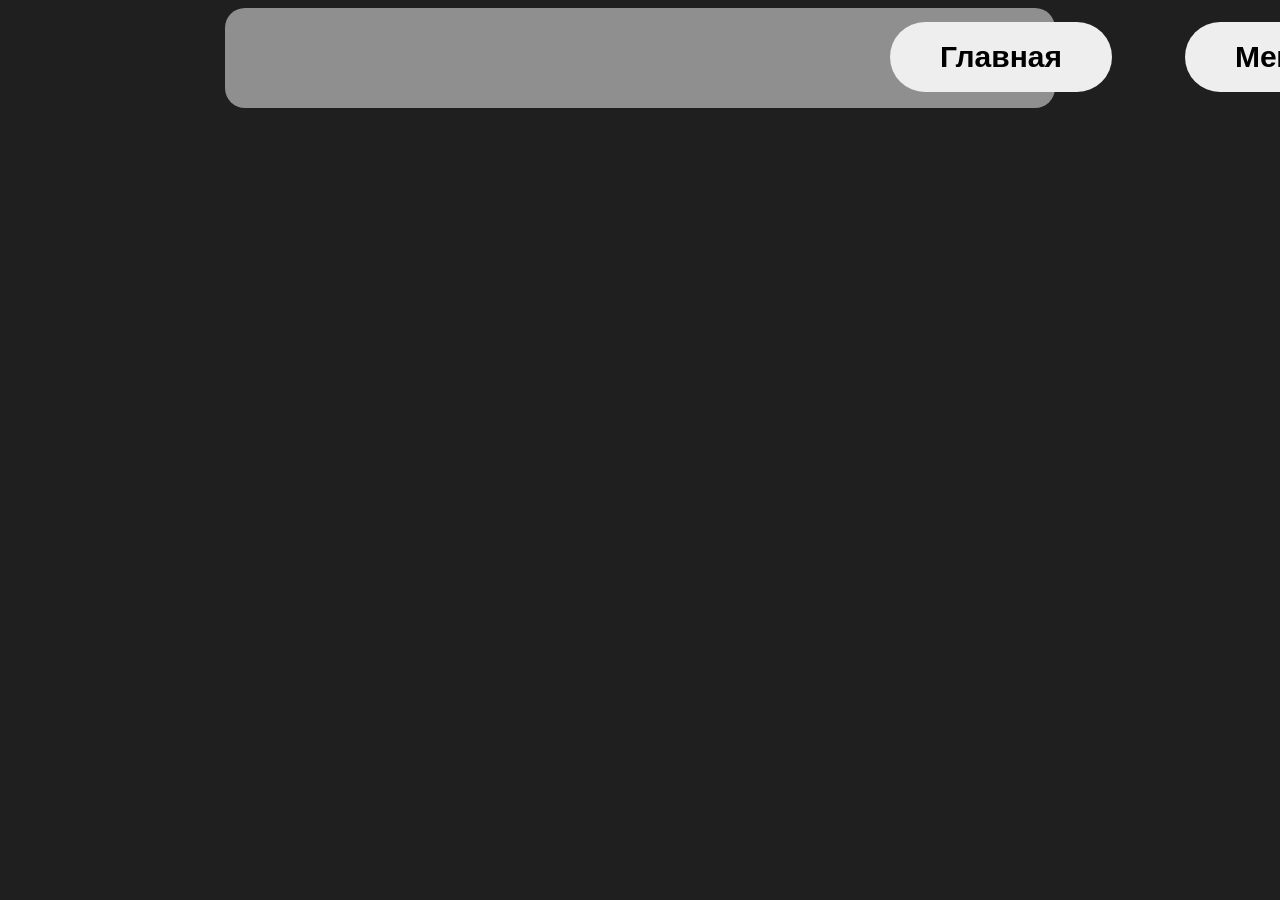
<file: asdasd.html>
<!DOCTYPE html>
<html lang="en">
<head>
    <meta charset="UTF-8">
    <meta name="viewport" content="width=device-width, initial-scale=1.0">
    <title>Document</title>
</head>
<body style="background-color: rgb(31, 31, 31);">
<!-- HTML -->
<div class="square"></div>

<!-- CSS -->
<style>
  .square {
    border-radius: 20px;
    margin: 0 auto;
    width: 830px;      /* Ширина */
    height: 100px;     /* Высота (такая же, как ширина) */
    background: rgb(143, 143, 143);   /* Цвет квадрата */
  }
</style>

<style>
  /* Этот блок отвечает за эффект при наведении */
  .main-link:hover {
    transform: scale(1.1); /* Увеличение на 10% */
    background-color: #ddd !important; /* Немного затемняем фон для наглядности */
  }
</style>

<a href="./index2.html" class="main-link" style="
  display: inline-block;
  text-decoration: none;
  text-align: center;
  position: absolute; 
  top: 22px; 
  left: 890px; 
  font-size: 30px; 
  border-radius: 50px; 
  background-color: #eee; 
  color: black;
  padding: 20px 50px;
  font-family: 'Geologica', sans-serif !important;
  font-weight: 700; 
  line-height: 1;
  /* Добавляем плавность анимации */
  transition: transform 0.3s ease, background-color 0.3s ease;
">
  Главная
</a>

<style>
  /* Этот блок отвечает за эффект при наведении */
  .meme-link:hover {
    transform: scale(1.1); /* Увеличение на 10% */
    background-color: #ddd !important; /* Немного затемняем фон для наглядности */
  }
</style>

<a href="./index2.html" class="meme-link" style="
  display: inline-block;
  text-decoration: none;
  text-align: center;
  position: absolute; 
  top: 22px; 
  left: 1185px; 
  font-size: 30px; 
  border-radius: 50px; 
  background-color: #eee; 
  color: black;
  padding: 20px 50px;
  font-family: 'Geologica', sans-serif !important;
  font-weight: 700; 
  line-height: 1;
  /* Добавляем плавность анимации */
  transition: transform 0.3s ease, background-color 0.3s ease;
">
  Мемы
</a>

<style>
  /* Этот блок отвечает за эффект при наведении */
  .links-link:hover {
    transform: scale(1.1); /* Увеличение на 10% */
    background-color: #ddd !important; /* Немного затемняем фон для наглядности */
  }
</style>

<a href="./index2.html" class="links-link" style="
  display: inline-block;
  text-decoration: none;
  text-align: center;
  position: absolute; 
  top: 22px; 
  left: 1450px; 
  font-size: 30px; 
  border-radius: 50px; 
  background-color: #eee; 
  color: black;
  padding: 20px 50px;
  font-family: 'Geologica', sans-serif !important;
  font-weight: 700; 
  line-height: 1;
  /* Добавляем плавность анимации */
  transition: transform 0.3s ease, background-color 0.3s ease;
">
  Ссылки
</a>

</body>
</html>
</file>
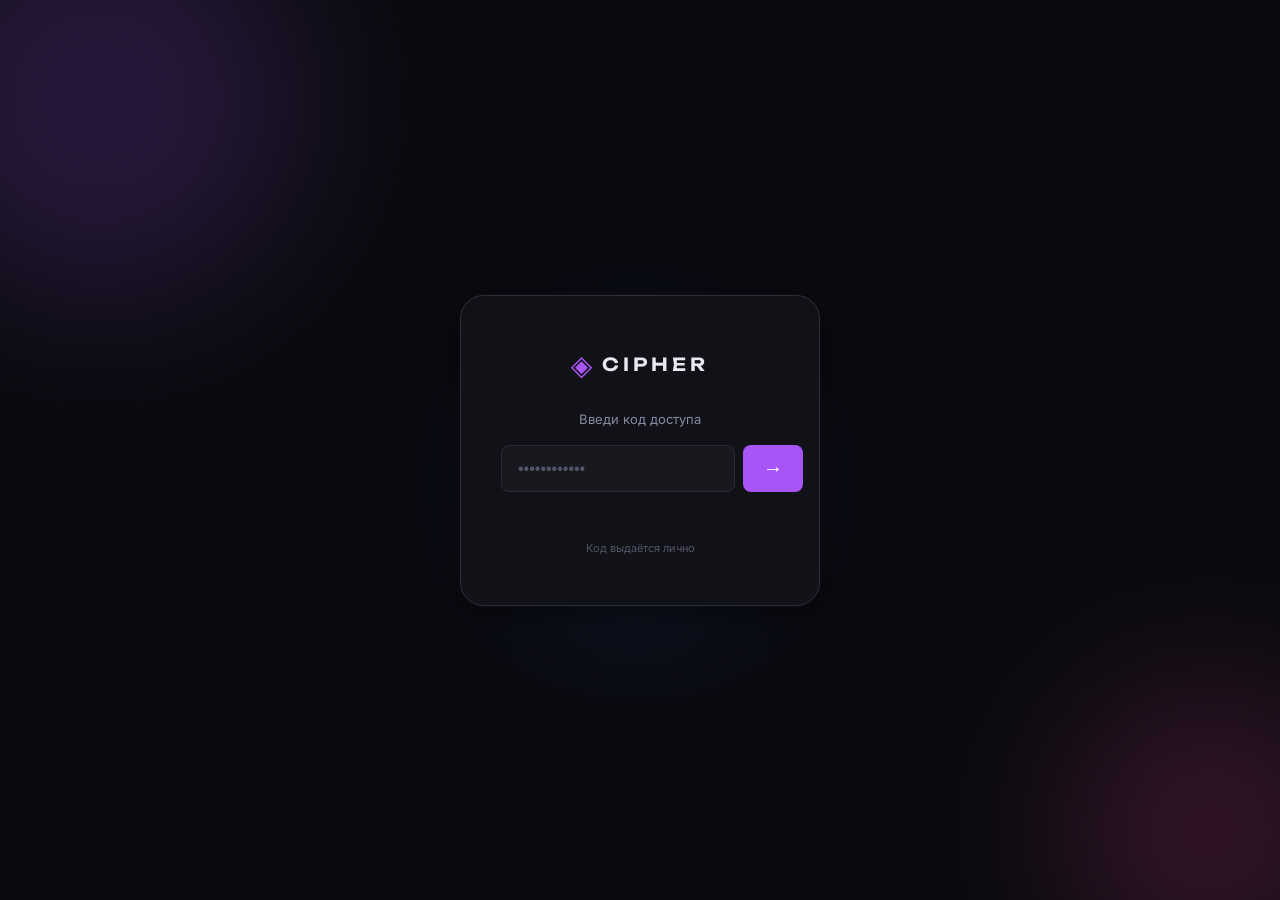
<file: chat.html>
<!DOCTYPE html>
<html lang="ru">
<head>
  <meta charset="UTF-8" />
  <meta name="viewport" content="width=device-width, initial-scale=1.0" />
  <title>Личный чат</title>
  <link rel="preconnect" href="https://fonts.googleapis.com" />
  <link href="https://fonts.googleapis.com/css2?family=Unbounded:wght@300;400;600&family=Inter:wght@300;400;500&display=swap" rel="stylesheet" />
  <link rel="stylesheet" href="chat.css" />
</head>
<body>

<!-- AUTH SCREEN -->
<div id="auth-screen" class="auth-screen">
  <div class="auth-bg">
    <div class="auth-orb orb1"></div>
    <div class="auth-orb orb2"></div>
    <div class="auth-orb orb3"></div>
  </div>
  <div class="auth-card">
    <div class="auth-logo">
      <div class="logo-icon">◈</div>
      <span class="logo-text">CIPHER</span>
    </div>
    <p class="auth-sub">Введи код доступа</p>
    <div class="code-inputs">
      <input type="password" id="code-input" class="code-field" placeholder="••••••••••••" maxlength="32" autocomplete="off" />
      <button class="enter-btn" onclick="Auth.login()">→</button>
    </div>
    <div id="auth-error" class="auth-error"></div>
    <p class="auth-hint">Код выдаётся лично</p>
  </div>
</div>

<!-- MAIN CHAT APP -->
<div id="app" class="app hidden">

  <!-- SIDEBAR -->
  <aside class="sidebar" id="sidebar">
    <div class="sidebar-header">
      <div class="sidebar-logo">◈ CIPHER</div>
      <button class="sidebar-close" onclick="UI.toggleSidebar()">✕</button>
    </div>

    <!-- Profile card -->
    <div class="profile-card" id="profile-card">
      <div class="avatar-wrap">
        <div class="avatar" id="sidebar-avatar" onclick="UI.openProfileEditor()">
          <span id="sidebar-avatar-text">?</span>
          <img id="sidebar-avatar-img" class="hidden" />
          <div class="avatar-overlay">✎</div>
        </div>
        <div class="status-dot" id="my-status-dot"></div>
      </div>
      <div class="profile-info">
        <div class="profile-name" id="sidebar-name">Загрузка...</div>
        <div class="profile-bio" id="sidebar-bio">Нет статуса</div>
      </div>
      <button class="edit-profile-btn" onclick="UI.openProfileEditor()">✎</button>
    </div>

    <!-- Nav tabs -->
    <nav class="sidebar-nav">
      <button class="nav-btn active" data-tab="chat" onclick="UI.switchTab('chat')">
        <span class="nav-icon">💬</span><span>Чат</span>
      </button>
      <button class="nav-btn" data-tab="media" onclick="UI.switchTab('media')">
        <span class="nav-icon">🖼</span><span>Медиа</span>
      </button>
      <button class="nav-btn" data-tab="music" onclick="UI.switchTab('music')">
        <span class="nav-icon">🎵</span><span>Музыка</span>
      </button>
      <button class="nav-btn" data-tab="files" onclick="UI.switchTab('files')">
        <span class="nav-icon">📁</span><span>Файлы</span>
      </button>
    </nav>

    <div class="sidebar-footer">
      <button class="logout-btn" onclick="Auth.logout()">Выйти</button>
    </div>
  </aside>

  <!-- MAIN AREA -->
  <main class="main">

    <!-- TOP BAR -->
    <header class="topbar">
      <button class="menu-btn" onclick="UI.toggleSidebar()">☰</button>
      <div class="topbar-info">
        <div class="topbar-name" id="topbar-name">Чат</div>
        <div class="topbar-status" id="partner-status">● Загрузка...</div>
      </div>
      <div class="topbar-avatar">
        <div class="t-avatar" id="topbar-avatar">?</div>
      </div>
    </header>

    <!-- TABS CONTENT -->

    <!-- CHAT TAB -->
    <div id="tab-chat" class="tab-content active">
      <div class="messages-area" id="messages-area">
        <div class="messages-inner" id="messages-inner">
          <!-- messages rendered here -->
        </div>
      </div>

      <!-- INPUT BAR -->
      <div class="input-bar">
        <button class="attach-btn" onclick="UI.openAttach()" title="Прикрепить файл">📎</button>
        <input type="file" id="file-input" class="hidden" onchange="Chat.handleFile(this)" multiple accept="*/*" />
        <div class="text-input-wrap">
          <textarea id="msg-input" class="msg-input" placeholder="Сообщение..." rows="1"
            onkeydown="Chat.onKey(event)" oninput="UI.autoResize(this)"></textarea>
        </div>
        <button class="voice-btn" id="voice-btn"
          onmousedown="Voice.startCircle(event)" onmouseup="Voice.stopCircle()"
          ontouchstart="Voice.startCircle(event)" ontouchend="Voice.stopCircle()"
          title="Удержи для видеокружка">⬤</button>
        <button class="audio-btn" id="audio-btn"
          onmousedown="Voice.startAudio(event)" onmouseup="Voice.stopAudio()"
          ontouchstart="Voice.startAudio(event)" ontouchend="Voice.stopAudio()"
          title="Удержи для голосового">🎤</button>
        <button class="send-btn" onclick="Chat.sendText()">➤</button>
      </div>
    </div>

    <!-- MEDIA TAB -->
    <div id="tab-media" class="tab-content">
      <div class="gallery-header">Фотографии и видео</div>
      <div class="media-grid" id="media-grid"></div>
    </div>

    <!-- MUSIC TAB -->
    <div id="tab-music" class="tab-content">
      <div class="gallery-header">Аудиофайлы</div>
      <div class="music-list" id="music-list"></div>
    </div>

    <!-- FILES TAB -->
    <div id="tab-files" class="tab-content">
      <div class="gallery-header">Все файлы</div>
      <div class="files-list" id="files-list"></div>
    </div>

  </main>
</div>

<!-- PROFILE EDITOR MODAL -->
<div id="profile-modal" class="modal hidden">
  <div class="modal-backdrop" onclick="UI.closeProfileEditor()"></div>
  <div class="modal-card">
    <div class="modal-title">Профиль</div>
    <div class="modal-avatar-wrap">
      <div class="modal-avatar" id="modal-avatar" onclick="document.getElementById('avatar-file').click()">
        <span id="modal-avatar-text">?</span>
        <img id="modal-avatar-img" class="hidden" />
        <div class="avatar-overlay">📷</div>
      </div>
      <input type="file" id="avatar-file" class="hidden" accept="image/*" onchange="Profile.changeAvatar(this)" />
    </div>
    <label class="modal-label">Имя</label>
    <input type="text" id="profile-name-input" class="modal-input" placeholder="Твоё имя" maxlength="24" />
    <label class="modal-label">Статус</label>
    <input type="text" id="profile-bio-input" class="modal-input" placeholder="Что у тебя нового?" maxlength="60" />
    <label class="modal-label">Цвет акцента</label>
    <div class="color-row">
      <input type="color" id="accent-color" value="#a855f7" onchange="Profile.previewAccent(this.value)" />
      <span class="color-preview" id="color-preview-text">#a855f7</span>
    </div>
    <div class="modal-btns">
      <button class="modal-cancel" onclick="UI.closeProfileEditor()">Отмена</button>
      <button class="modal-save" onclick="Profile.save()">Сохранить</button>
    </div>
  </div>
</div>

<!-- MEDIA LIGHTBOX -->
<div id="lightbox" class="lightbox hidden" onclick="UI.closeLightbox()">
  <div class="lightbox-close">✕</div>
  <img id="lightbox-img" class="lightbox-img" />
  <video id="lightbox-video" class="lightbox-img" controls></video>
</div>

<!-- RECORDING INDICATOR -->
<div id="recording-indicator" class="recording-indicator hidden">
  <div class="rec-dot"></div>
  <span id="rec-label">Запись...</span>
  <span id="rec-timer">0:00</span>
</div>

<!-- Toast -->
<div id="toast" class="toast hidden"></div>

<script src="config.js"></script>
<script src="auth.js"></script>
<script src="chat.js"></script>
</body>
</html>
</file>
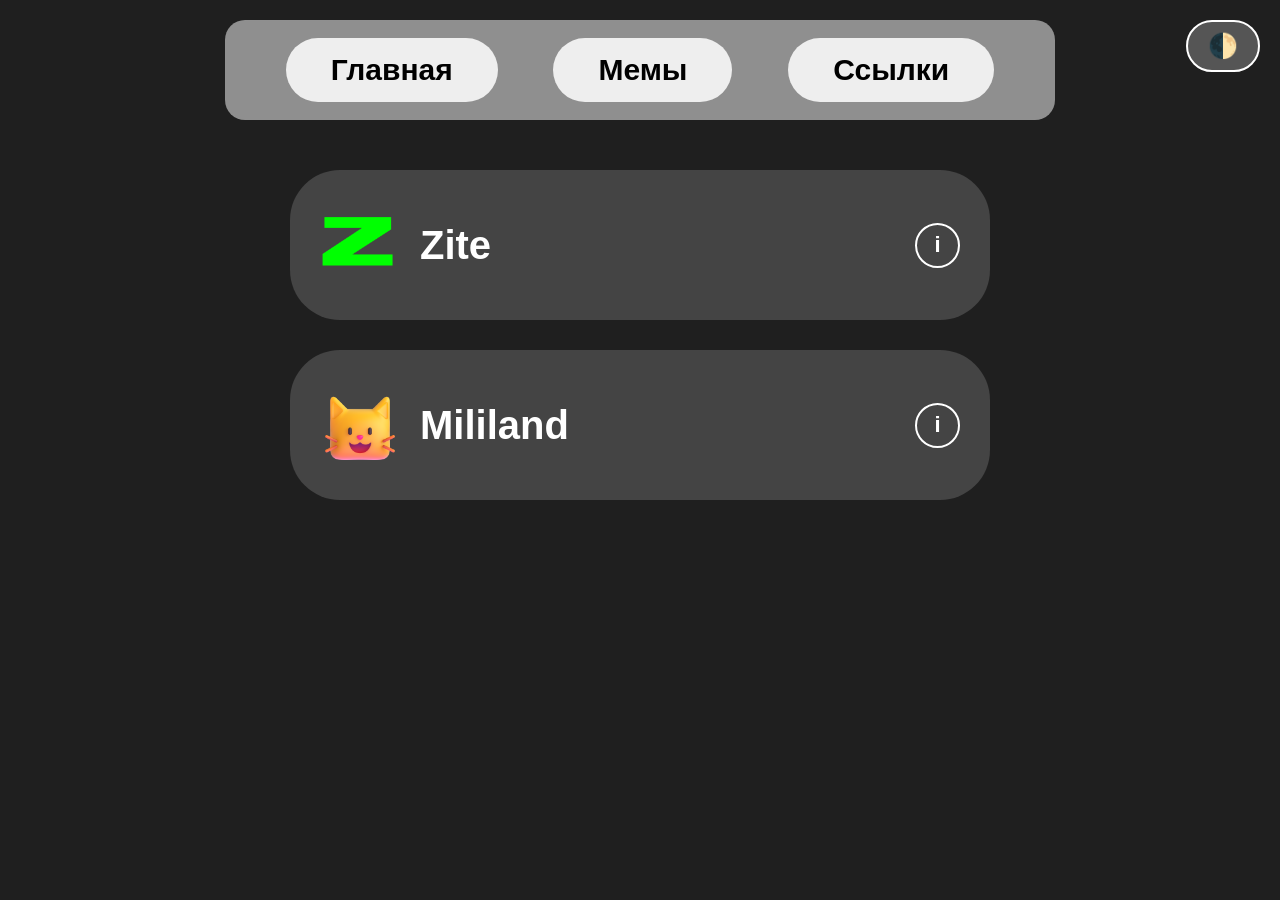
<file: inf_me.html>
<!DOCTYPE html>
<html lang="en">
<head>
    <meta charset="UTF-8">
    <meta name="viewport" content="width=device-width, initial-scale=1.0">
    <title>Jaba - Мои проекты</title>
    
    
    <style>
        * {
            box-sizing: border-box;
        }

        body {
            background-color: rgb(31, 31, 31);
            font-family: 'Geologica', sans-serif;
            margin: 0;
            padding-bottom: 50px;
            color: white;
            transition: background-color 0.3s, color 0.3s;
        }

        body.light-theme {
            background-color: #f5f5f5;
            color: #333;
        }

        .theme-toggle {
            position: fixed;
            top: 20px;
            right: 20px;
            z-index: 1001;
            background: #555;
            border: 2px solid white;
            border-radius: 50px;
            padding: 10px 20px;
            cursor: pointer;
            font-size: 24px;
            transition: all 0.3s;
        }

        body.light-theme .theme-toggle {
            background: #fff;
            border-color: #333;
            box-shadow: 0 2px 8px rgba(0,0,0,0.2);
        }

        .theme-toggle:hover {
            transform: scale(1.1);
        }

        .header-container {
            display: flex;
            justify-content: center;
            padding-top: 20px;
            position: relative;
            padding-left: 15px;
            padding-right: 15px;
        }

        .square {
            border-radius: 20px;
            width: 100%;
            max-width: 830px;
            height: auto;
            min-height: 100px;
            background: rgb(143, 143, 143);
            display: flex;
            justify-content: space-evenly;
            align-items: center;
            flex-wrap: wrap;
            padding: 15px;
            gap: 10px;
            transition: background-color 0.3s;
        }

        body.light-theme .square {
            background: #e0e0e0;
        }

        .nav-link {
            text-decoration: none;
            text-align: center;
            font-size: 30px;
            border-radius: 50px;
            background-color: #eee;
            color: black;
            padding: 15px 45px;
            font-weight: 700;
            transition: transform 0.3s ease, background-color 0.3s ease;
        }

        body.light-theme .nav-link {
            background-color: #fff;
            box-shadow: 0 2px 8px rgba(0,0,0,0.1);
        }

        .nav-link:hover {
            transform: scale(1.1);
            background-color: #ddd;
        }

        .cards-wrapper {
            display: flex;
            flex-direction: column;
            gap: 30px;
            margin-top: 50px;
            align-items: center;
            padding: 0 15px;
        }

        .inf-link {
            display: flex;
            align-items: center;
            width: 100%;
            max-width: 700px;
            height: 150px;
            background: #444;
            border-radius: 50px;
            text-decoration: none;
            padding: 0 30px;
            box-sizing: border-box;
            transition: transform 0.3s ease, background-color 0.3s ease;
            cursor: pointer;
        }

        body.light-theme .inf-link {
            background: #fff;
            box-shadow: 0 4px 12px rgba(0,0,0,0.1);
        }

        .inf-link:hover {
            transform: scale(1.03);
            background-color: #555;
        }

        body.light-theme .inf-link:hover {
            background-color: #f0f0f0;
        }

        .inf-img {
            width: 80px;
            height: 80px;
            margin-right: 20px;
            object-fit: contain;
            flex-shrink: 0;
        }

        .inf-text {
            color: white;
            font-size: 40px;
            font-weight: 700;
            flex-grow: 1;
        }

        body.light-theme .inf-text {
            color: #333;
        }

        .info-icon {
            width: 45px;
            height: 45px;
            border: 2px solid white;
            border-radius: 50%;
            display: flex;
            align-items: center;
            justify-content: center;
            font-weight: bold;
            font-size: 22px;
            cursor: pointer;
            transition: 0.3s;
            flex-shrink: 0;
        }

        body.light-theme .info-icon {
            border-color: #333;
            color: #333;
        }

        .info-icon:hover {
            background: white;
            color: #333;
        }

        body.light-theme .info-icon:hover {
            background: #333;
            color: white;
        }

        .modal-overlay {
            display: none;
            position: fixed;
            top: 0; left: 0; width: 100%; height: 100%;
            background: rgba(0, 0, 0, 0.7);
            backdrop-filter: blur(15px);
            z-index: 1000;
            justify-content: center;
            align-items: center;
            padding: 20px;
        }

        body.light-theme .modal-overlay {
            background: rgba(255, 255, 255, 0.8);
        }

        .modal-content {
            background: #222;
            padding: 40px;
            border-radius: 30px;
            border: 1px solid white;
            max-width: 400px;
            width: 100%;
            text-align: center;
            box-shadow: 0 10px 40px rgba(0,0,0,0.5);
        }

        body.light-theme .modal-content {
            background: #fff;
            border-color: #333;
            color: #333;
        }

        body.light-theme .modal-content h2 {
            color: #333;
        }

        .close-btn {
            margin-top: 20px;
            background: white;
            border: none;
            padding: 10px 30px;
            border-radius: 10px;
            cursor: pointer;
            font-weight: bold;
            font-family: 'Geologica', sans-serif;
        }

        body.light-theme .close-btn {
            background: #333;
            color: white;
        }

        @media (max-width: 768px) {
            .nav-link {
                font-size: 20px;
                padding: 12px 25px;
            }

            .inf-link {
                height: 120px;
                padding: 0 20px;
                border-radius: 30px;
            }

            .inf-img {
                width: 60px;
                height: 60px;
                margin-right: 15px;
            }

            .inf-text {
                font-size: 28px;
            }

            .info-icon {
                width: 35px;
                height: 35px;
                font-size: 18px;
            }

            .theme-toggle {
                top: 10px;
                right: 10px;
                padding: 8px 15px;
                font-size: 20px;
            }
        }

        @media (max-width: 480px) {
            .nav-link {
                font-size: 16px;
                padding: 10px 20px;
            }

            .inf-link {
                height: 100px;
                border-radius: 25px;
            }

            .inf-img {
                width: 50px;
                height: 50px;
                margin-right: 12px;
            }

            .inf-text {
                font-size: 22px;
            }

            .info-icon {
                width: 30px;
                height: 30px;
                font-size: 16px;
            }

            .modal-content {
                padding: 30px 20px;
            }
        }
    </style>
</head>
<body>

    <div class="theme-toggle" onclick="toggleTheme()">🌓</div>

    <div class="header-container">
        <div class="square">
            <a href="./index.html" class="nav-link">Главная</a>
            <a href="./meme.html" class="nav-link">Мемы</a>
            <a href="./Liks.html" class="nav-link">Ссылки</a>
        </div>
    </div>

    <div class="cards-wrapper">
        <!-- КАРТОЧКА: Zite -->
        <div class="inf-link" onclick="openProjectModal('Zite', '???')">
            <img src="./images/ghghghghghghg.png" alt="Icon" class="inf-img">
            <span class="inf-text">Zite</span>
            <div class="info-icon" onclick="event.stopPropagation(); openProjectModal('Zite', '???')">i</div>
        </div>

        <!-- КАРТОЧКА: Mililand -->
        <div class="inf-link" onclick="openProjectModal('Mililand', 'Мой майнкрафт сервер, на данный момент закрыт')">
            <img src="./images/1f431_3d.png" alt="Icon" class="inf-img">
            <span class="inf-text">Mililand</span>
            <div class="info-icon" onclick="event.stopPropagation(); openProjectModal('Mililand', 'Мой майнкрафт сервер, на данный момент закрыт')">i</div>
        </div>
    </div>

    <!-- МОДАЛЬНОЕ ОКНО -->
    <div id="modalOverlay" class="modal-overlay" onclick="closeProjectModal()">
        <div class="modal-content" onclick="event.stopPropagation()">
            <h2 id="p-modal-title" style="margin-top: 0; font-size: 32px; color: azure;"></h2>
            <p id="p-modal-desc" style="font-size: 18px; line-height: 1.5; color: #ccc;"></p>
            <button class="close-btn" onclick="closeProjectModal()">Понятно</button>
        </div>
    </div>

    <script>
        const savedTheme = localStorage.getItem('theme');
        if (savedTheme === 'light') {
            document.body.classList.add('light-theme');
        }

        function toggleTheme() {
            document.body.classList.toggle('light-theme');
            const isLight = document.body.classList.contains('light-theme');
            localStorage.setItem('theme', isLight ? 'light' : 'dark');
        }

        function openProjectModal(title, description) {
            document.getElementById('p-modal-title').innerText = title;
            document.getElementById('p-modal-desc').innerText = description;
            document.getElementById('modalOverlay').style.display = 'flex';
        }

        function closeProjectModal() {
            document.getElementById('modalOverlay').style.display = 'none';
        }
    </script>

</body>
</html>
</file>
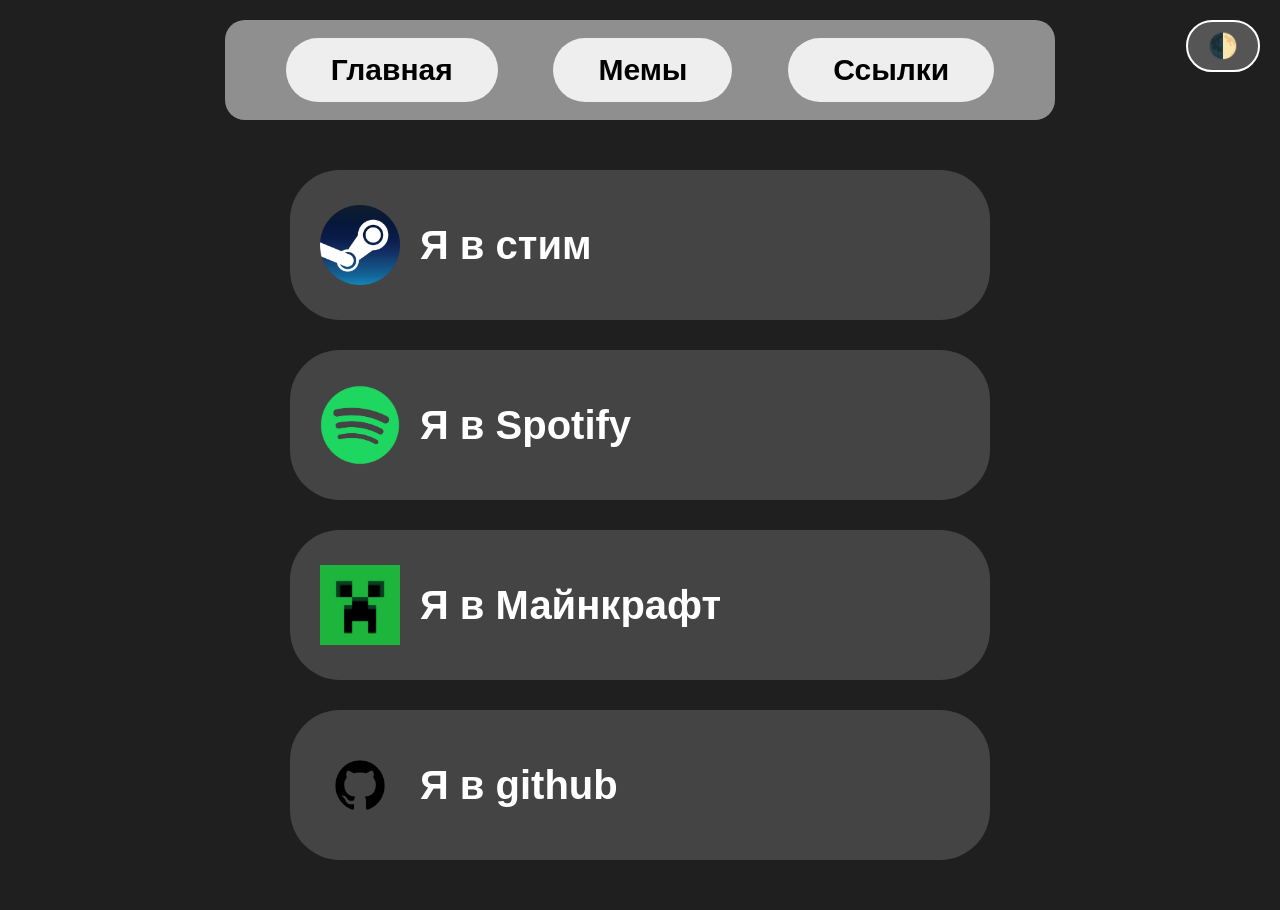
<file: Liks.html>
<!DOCTYPE html>
<html lang="en">
<head>
    <meta charset="UTF-8">
    <meta name="viewport" content="width=device-width, initial-scale=1.0">
    <title>Jaba - Ссылки</title>
     <link rel="icon" href="./images/ппп.png" type="image/png">


    <style>
        * {
            box-sizing: border-box;
        }

        body {
            background-color: rgb(31, 31, 31);
            font-family: 'Geologica', sans-serif;
            margin: 0;
            padding-bottom: 50px;
            color: white;
            transition: background-color 0.3s, color 0.3s;
        }

        body.light-theme {
            background-color: #f5f5f5;
            color: #333;
        }

        .theme-toggle {
            position: fixed;
            top: 20px;
            right: 20px;
            z-index: 1001;
            background: #555;
            border: 2px solid white;
            border-radius: 50px;
            padding: 10px 20px;
            cursor: pointer;
            font-size: 24px;
            transition: all 0.3s;
        }

        body.light-theme .theme-toggle {
            background: #fff;
            border-color: #333;
            box-shadow: 0 2px 8px rgba(0,0,0,0.2);
        }

        .theme-toggle:hover {
            transform: scale(1.1);
        }

        .header-container {
            display: flex;
            justify-content: center;
            padding-top: 20px;
            position: relative;
            padding-left: 15px;
            padding-right: 15px;
        }

        .square {
            border-radius: 20px;
            width: 100%;
            max-width: 830px;
            height: auto;
            min-height: 100px;
            background: rgb(143, 143, 143);
            display: flex;
            justify-content: space-evenly;
            align-items: center;
            flex-wrap: wrap;
            padding: 15px;
            gap: 10px;
            transition: background-color 0.3s;
        }

        body.light-theme .square {
            background: #e0e0e0;
        }

        .nav-link {
            text-decoration: none;
            text-align: center;
            font-size: 30px;
            border-radius: 50px;
            background-color: #eee;
            color: black;
            padding: 15px 45px;
            font-weight: 700;
            transition: transform 0.3s ease, background-color 0.3s ease;
        }

        body.light-theme .nav-link {
            background-color: #fff;
            box-shadow: 0 2px 8px rgba(0,0,0,0.1);
        }

        .nav-link:hover {
            transform: scale(1.1);
            background-color: #ddd;
        }

        .cards-wrapper {
            display: flex;
            flex-direction: column;
            align-items: center;
            gap: 30px;
            margin-top: 50px;
            width: 100%;
            padding: 0 15px;
        }

        .inf-link {
            display: flex;
            align-items: center;
            width: 100%;
            max-width: 700px;
            height: 150px;
            background: #444;
            border-radius: 50px;
            text-decoration: none;
            padding: 0 30px;
            box-sizing: border-box;
            transition: transform 0.3s ease, background-color 0.3s ease;
            cursor: pointer;
        }

        body.light-theme .inf-link {
            background: #fff;
            box-shadow: 0 4px 12px rgba(0,0,0,0.1);
        }

        .inf-link:hover {
            transform: scale(1.03);
            background-color: #555;
        }

        body.light-theme .inf-link:hover {
            background-color: #f0f0f0;
        }

        .inf-img {
            width: 80px;
            height: 80px;
            margin-right: 20px;
            object-fit: contain;
            flex-shrink: 0;
        }

        .inf-text {
            color: white;
            font-size: 40px;
            font-weight: 700;
            flex-grow: 1;
        }

        body.light-theme .inf-text {
            color: #333;
        }

        .modal-overlay {
            display: none;
            position: fixed;
            top: 0; left: 0; width: 100%; height: 100%;
            background: rgba(0, 0, 0, 0.6);
            backdrop-filter: blur(10px);
            z-index: 1000;
            justify-content: center;
            align-items: center;
            padding: 20px;
        }

        body.light-theme .modal-overlay {
            background: rgba(255, 255, 255, 0.8);
        }

        .modal-content {
            background: #222;
            padding: 40px;
            border-radius: 30px;
            border: 1px solid white;
            max-width: 400px;
            width: 100%;
            text-align: center;
        }

        body.light-theme .modal-content {
            background: #fff;
            border-color: #333;
            color: #333;
        }

        .close-btn {
            margin-top: 20px;
            background: white;
            color: black;
            border: none;
            padding: 10px 20px;
            border-radius: 10px;
            cursor: pointer;
            font-weight: bold;
        }

        body.light-theme .close-btn {
            background: #333;
            color: white;
        }

        @media (max-width: 768px) {
            .nav-link {
                font-size: 20px;
                padding: 12px 25px;
            }

            .inf-link {
                height: 120px;
                padding: 0 20px;
                border-radius: 30px;
            }

            .inf-img {
                width: 60px;
                height: 60px;
                margin-right: 15px;
            }

            .inf-text {
                font-size: 28px;
            }

            .theme-toggle {
                top: 10px;
                right: 10px;
                padding: 8px 15px;
                font-size: 20px;
            }
        }

        @media (max-width: 480px) {
            .nav-link {
                font-size: 16px;
                padding: 10px 20px;
            }

            .inf-link {
                height: 100px;
                border-radius: 25px;
            }

            .inf-img {
                width: 50px;
                height: 50px;
                margin-right: 12px;
            }

            .inf-text {
                font-size: 22px;
            }

            .modal-content {
                padding: 30px 20px;
            }
        }
    </style>
</head>
<body>

    <div class="theme-toggle" onclick="toggleTheme()">🌓</div>

    <div class="header-container">
        <div class="square">
            <a href="./index.html" class="nav-link">Главная</a>
            <a href="./meme.html" class="nav-link">Мемы</a>
            <a href="./Liks.html" class="nav-link">Ссылки</a>
        </div>
    </div>

    <div class="cards-wrapper">
        <!-- Steam -->
        <div class="inf-link" onclick="window.open('https://steamcommunity.com/id/jaba_j', '_blank')">
            <img src="./images/pngwing.com.png" alt="Icon" class="inf-img">
            <span class="inf-text">Я в стим</span>
        </div>

        <!-- Spotify -->
        <div class="inf-link" onclick="window.open('https://spotify.com', '_blank')">
            <img src="./images/Spotify_Primary_Logo_RGB_Green.png" alt="Icon" class="inf-img">
            <span class="inf-text">Я в Spotify</span>
        </div>

        <!-- Minecraft -->
        <div class="inf-link" onclick="window.open('https://ru.namemc.com/profile/Jabbka.2', '_blank')">
            <img src="./images/Minecraft-creeper-face.png" alt="Icon" class="inf-img">
            <span class="inf-text">Я в Майнкрафт</span>
        </div>

        <!-- GitHub -->
        <div class="inf-link" onclick="window.open('https://github.com', '_blank')">
            <img src="./images/jjjjjkkkkk.png" alt="Icon" class="inf-img">
            <span class="inf-text">Я в github</span>
        </div>
    </div>

    <div id="modalOverlay" class="modal-overlay" onclick="toggleModal()">
        <div class="modal-content" onclick="event.stopPropagation()">
            <h2>Информация</h2>
            <p id="modalText">Текст инфо</p>
            <button class="close-btn" onclick="toggleModal()">Закрыть</button>
        </div>
    </div>

    <script>
        const savedTheme = localStorage.getItem('theme');
        if (savedTheme === 'light') {
            document.body.classList.add('light-theme');
        }

        function toggleTheme() {
            document.body.classList.toggle('light-theme');
            const isLight = document.body.classList.contains('light-theme');
            localStorage.setItem('theme', isLight ? 'light' : 'dark');
        }

        function toggleModal(text) {
            const modal = document.getElementById('modalOverlay');
            const textElement = document.getElementById('modalText');
            if (text) textElement.innerText = text;
            modal.style.display = (modal.style.display === 'flex') ? 'none' : 'flex';
        }
    </script>
</body>
</html>
</file>
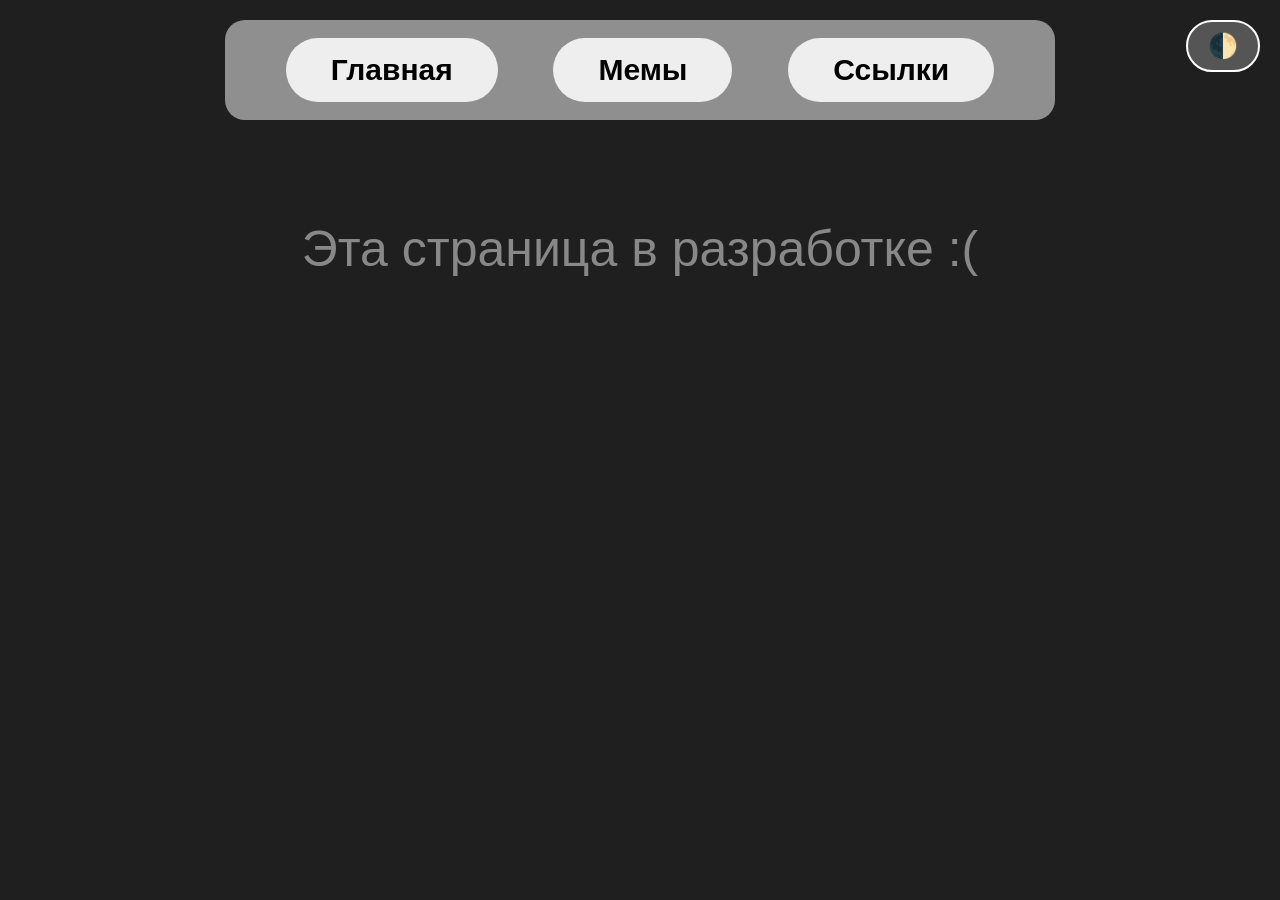
<file: meme.html>
<!DOCTYPE html>
<html lang="ru">
<head>
    <meta charset="UTF-8">
    <meta name="viewport" content="width=device-width, initial-scale=1.0">
    <title>Jaba - Мемы</title>
     <link rel="icon" href="./images/ппп.png" type="image/png">


    <style>
        * {
            box-sizing: border-box;
        }

        body {
            background-color: rgb(31, 31, 31);
            font-family: 'Geologica', sans-serif;
            margin: 0;
            padding-bottom: 50px;
            color: white;
            transition: background-color 0.3s, color 0.3s;
        }

        body.light-theme {
            background-color: #f5f5f5;
            color: #333;
        }

        .theme-toggle {
            position: fixed;
            top: 20px;
            right: 20px;
            z-index: 1001;
            background: #555;
            border: 2px solid white;
            border-radius: 50px;
            padding: 10px 20px;
            cursor: pointer;
            font-size: 24px;
            transition: all 0.3s;
        }

        body.light-theme .theme-toggle {
            background: #fff;
            border-color: #333;
            box-shadow: 0 2px 8px rgba(0,0,0,0.2);
        }

        .theme-toggle:hover {
            transform: scale(1.1);
        }

        .header-container {
            display: flex;
            justify-content: center;
            padding-top: 20px;
            position: relative;
            padding-left: 15px;
            padding-right: 15px;
        }

        .square {
            border-radius: 20px;
            width: 100%;
            max-width: 830px;
            height: auto;
            min-height: 100px;
            background: rgb(143, 143, 143);
            display: flex;
            justify-content: space-evenly;
            align-items: center;
            flex-wrap: wrap;
            padding: 15px;
            gap: 10px;
            transition: background-color 0.3s;
        }

        body.light-theme .square {
            background: #e0e0e0;
        }

        .nav-link {
            text-decoration: none;
            text-align: center;
            font-size: 30px;
            border-radius: 50px;
            background-color: #eee;
            color: black;
            padding: 15px 45px;
            font-weight: 700;
            transition: transform 0.3s ease, background-color 0.3s ease;
        }

        body.light-theme .nav-link {
            background-color: #fff;
            box-shadow: 0 2px 8px rgba(0,0,0,0.1);
        }

        .nav-link:hover {
            transform: scale(1.1);
            background-color: #ddd;
        }

        .message-container {
            text-align: center;
            margin-top: 100px;
            padding: 0 20px;
        }

        .message-text {
            font-family: 'Geologica', sans-serif;
            color: #888;
            font-size: 50px;
            transition: color 0.3s;
        }

        body.light-theme .message-text {
            color: #999;
        }

        @media (max-width: 768px) {
            .nav-link {
                font-size: 20px;
                padding: 12px 25px;
            }

            .message-text {
                font-size: 36px;
            }

            .theme-toggle {
                top: 10px;
                right: 10px;
                padding: 8px 15px;
                font-size: 20px;
            }
        }

        @media (max-width: 480px) {
            .nav-link {
                font-size: 16px;
                padding: 10px 20px;
            }

            .message-text {
                font-size: 28px;
            }
        }
    </style>
</head>
<body>

    <div class="theme-toggle" onclick="toggleTheme()">🌓</div>

    <div class="header-container">
        <div class="square">
            <a href="./index.html" class="nav-link">Главная</a>
            <a href="./meme.html" class="nav-link">Мемы</a>
            <a href="./Liks.html" class="nav-link">Ссылки</a>
        </div>
    </div>

    <div class="message-container">
        <span class="message-text">
            Эта страница в разработке :(
        </span>
    </div>

    <script>
        const savedTheme = localStorage.getItem('theme');
        if (savedTheme === 'light') {
            document.body.classList.add('light-theme');
        }

        function toggleTheme() {
            document.body.classList.toggle('light-theme');
            const isLight = document.body.classList.contains('light-theme');
            localStorage.setItem('theme', isLight ? 'light' : 'dark');
        }
    </script>

</body>
</html>
</file>
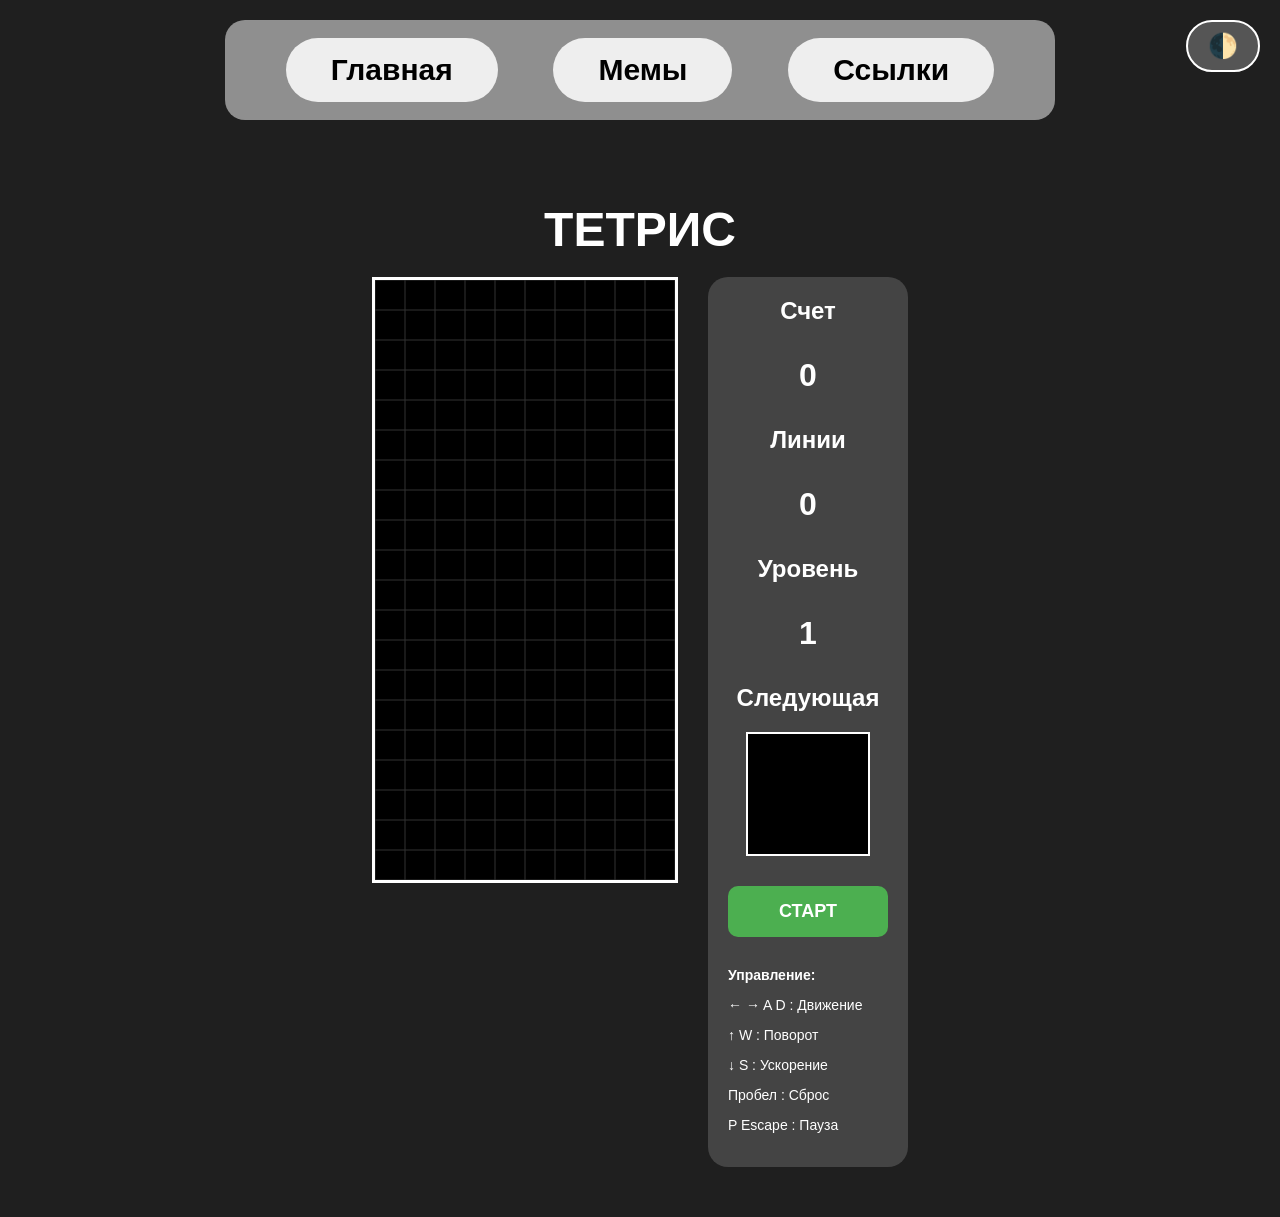
<file: Minigames.html>
<!DOCTYPE html>
<html lang="en">
<head>
    <meta charset="UTF-8">
    <meta name="viewport" content="width=device-width, initial-scale=1.0">
    <title>Jaba</title>
     <link rel="icon" href="./images/ппп.png" type="image/png">

</head>
<body>
    <style>
        * {
            box-sizing: border-box;
        }

        body {
            background-color: rgb(31, 31, 31);
            font-family: 'Geologica', sans-serif;
            margin: 0;
            padding-bottom: 50px;
            color: white;
            transition: background-color 0.3s, color 0.3s;
        }

        body.light-theme {
            background-color: #f5f5f5;
            color: #333;
        }

        /* Переключатель темы */
        .theme-toggle {
            position: fixed;
            top: 20px;
            right: 20px;
            z-index: 1001;
            background: #555;
            border: 2px solid white;
            border-radius: 50px;
            padding: 10px 20px;
            cursor: pointer;
            font-size: 24px;
            transition: all 0.3s;
        }

        body.light-theme .theme-toggle {
            background: #fff;
            border-color: #333;
            box-shadow: 0 2px 8px rgba(0,0,0,0.2);
        }

        .theme-toggle:hover {
            transform: scale(1.1);
        }

        /* --- ВЕРХНЯЯ ПАНЕЛЬ --- */
        .header-container {
            display: flex;
            justify-content: center;
            padding-top: 20px;
            position: relative;
            padding-left: 15px;
            padding-right: 15px;
        }

        .square {
            border-radius: 20px;
            width: 100%;
            max-width: 830px;
            height: auto;
            min-height: 100px;
            background: rgb(143, 143, 143);
            display: flex;
            justify-content: space-evenly;
            align-items: center;
            flex-wrap: wrap;
            padding: 15px;
            gap: 10px;
            transition: background-color 0.3s;
        }

        body.light-theme .square {
            background: #e0e0e0;
        }

        .nav-link {
            text-decoration: none;
            text-align: center;
            font-size: 30px;
            border-radius: 50px;
            background-color: #eee;
            color: black;
            padding: 15px 45px;
            font-weight: 700;
            transition: transform 0.3s ease, background-color 0.3s ease;
        }

        body.light-theme .nav-link {
            background-color: #fff;
            box-shadow: 0 2px 8px rgba(0,0,0,0.1);
        }

        .nav-link:hover {
            transform: scale(1.1);
            background-color: #ddd;
        }

        /* --- КОНТЕЙНЕР КАРТОЧЕК --- */
        .cards-wrapper {
            display: flex;
            flex-direction: column;
            gap: 30px;
            margin-top: 50px;
            margin-left: 30px;
        }

        .inf-link {
            display: flex;
            align-items: center; /* Все в один ряд по центру */
            width: 700px;
            height: 150px; /* Уменьшил высоту для аккуратности */
            background: #444;
            border-radius: 50px;
            text-decoration: none;
            padding: 0 40px;
            box-sizing: border-box;
            transition: transform 0.3s ease, background-color 0.3s ease;
        }

        .inf-link:hover {
            transform: scale(1.03);
            background-color: #555;
        }

        .inf-img {
            width: 80px;
            margin-right: 30px;
        }

        .inf-text {
            color: white;
            font-size: 40px;
            font-weight: 700;
            flex-grow: 1; /* Растягивает текст, чтобы кнопка (i) ушла вправо */
        }

        /* --- КНОПКА ИНФОРМАЦИИ (i) --- */
        .info-icon {
            width: 40px;
            height: 40px;
            border: 2px solid white;
            border-radius: 50%;
            display: flex;
            align-items: center;
            justify-content: center;
            font-weight: bold;
            font-size: 20px;
            cursor: pointer;
            transition: 0.3s;
        }

        .info-icon:hover {
            background: white;
            color: #333;
        }

        /* --- МОДАЛЬНОЕ ОКНО --- */
        .modal-overlay {
            display: none;
            position: fixed;
            top: 0; left: 0; width: 100%; height: 100%;
            background: rgba(0, 0, 0, 0.6);
            backdrop-filter: blur(10px); /* Блюр фона */
            z-index: 1000;
            justify-content: center;
            align-items: center;
        }

        .modal-content {
            background: #222;
            padding: 40px;
            border-radius: 30px;
            border: 1px solid white;
            max-width: 400px;
            text-align: center;
            box-shadow: 0 10px 40px rgba(0,0,0,0.5);
        }

        .close-btn {
            margin-top: 20px;
            background: white;
            border: none;
            padding: 10px 20px;
            border-radius: 10px;
            cursor: pointer;
            font-weight: bold;
        }

        /* Мобильная адаптация */
        @media (max-width: 768px) {
            .nav-link {
                font-size: 20px;
                padding: 12px 25px;
            }

            #tetris {
                width: 250px !important;
                height: 500px !important;
            }

            h1 {
                font-size: 36px !important;
            }

            .theme-toggle {
                top: 10px;
                right: 10px;
                padding: 8px 15px;
                font-size: 20px;
            }

            #mobile-controls button {
                width: 70px !important;
                height: 70px !important;
                font-size: 20px !important;
            }
        }

        @media (max-width: 480px) {
            .nav-link {
                font-size: 16px;
                padding: 10px 20px;
            }

            #tetris {
                width: 200px !important;
                height: 400px !important;
            }

            h1 {
                font-size: 28px !important;
            }

            #mobile-controls button {
                width: 60px !important;
                height: 60px !important;
                font-size: 18px !important;
            }

            .info-panel {
                padding: 15px !important;
            }
        }
    </style>
</head>
<body>

    <!-- Переключатель темы -->
    <div class="theme-toggle" onclick="toggleTheme()">🌓</div>

    <!-- Верхняя панель -->
    <div class="header-container">
        <div class="square">
            <a href="./index.html" class="nav-link">Главная</a>
            <a href="./meme.html" class="nav-link">Мемы</a>
            <a href="./Liks.html" class="nav-link">Ссылки</a>
        </div>
    </div>

    <!-- Контейнер игры Тетрис -->
    <div style="display: flex; justify-content: center; margin-top: 50px;">
        <div style="text-align: center;">
            <h1 style="font-size: 48px; margin-bottom: 20px;">ТЕТРИС</h1>
            
            <div style="display: flex; gap: 30px; justify-content: center; align-items: flex-start; flex-wrap: wrap;">
                <!-- Игровое поле -->
                <div style="position: relative;">
                    <canvas id="tetris" width="300" height="600" style="border: 3px solid white; background: #000; display: block;"></canvas>
                    
                    <!-- Мобильные кнопки управления -->
                    <div id="mobile-controls" style="display: none; margin-top: 20px;">
                        <div style="display: flex; justify-content: center; gap: 10px; margin-bottom: 10px;">
                            <button class="control-btn" id="rotate-btn" style="width: 80px; height: 80px; font-size: 24px; background: #555; color: white; border: 2px solid white; border-radius: 10px; cursor: pointer;">↻</button>
                        </div>
                        <div style="display: flex; justify-content: center; gap: 10px;">
                            <button class="control-btn" id="left-btn" style="width: 80px; height: 80px; font-size: 24px; background: #555; color: white; border: 2px solid white; border-radius: 10px; cursor: pointer;">←</button>
                            <button class="control-btn" id="down-btn" style="width: 80px; height: 80px; font-size: 24px; background: #555; color: white; border: 2px solid white; border-radius: 10px; cursor: pointer;">↓</button>
                            <button class="control-btn" id="right-btn" style="width: 80px; height: 80px; font-size: 24px; background: #555; color: white; border: 2px solid white; border-radius: 10px; cursor: pointer;">→</button>
                        </div>
                    </div>
                </div>

                <!-- Панель информации -->
                <div class="info-panel" style="background: #444; padding: 20px; border-radius: 20px; min-width: 200px;">
                    <h2 style="margin-top: 0;">Счет</h2>
                    <p id="score" style="font-size: 32px; font-weight: bold;">0</p>
                    
                    <h2>Линии</h2>
                    <p id="lines" style="font-size: 32px; font-weight: bold;">0</p>
                    
                    <h2>Уровень</h2>
                    <p id="level" style="font-size: 32px; font-weight: bold;">1</p>
                    
                    <h2 style="margin-top: 30px;">Следующая</h2>
                    <canvas id="next-piece" width="120" height="120" style="border: 2px solid white; background: #000; display: block; margin: 10px auto;"></canvas>
                    
                    <button id="start-btn" style="width: 100%; padding: 15px; margin-top: 20px; font-size: 18px; background: #4CAF50; color: white; border: none; border-radius: 10px; cursor: pointer; font-weight: bold;">СТАРТ</button>
                    
                    <button id="pause-btn" style="width: 100%; padding: 15px; margin-top: 10px; font-size: 18px; background: #FF9800; color: white; border: none; border-radius: 10px; cursor: pointer; font-weight: bold; display: none;">ПАУЗА</button>
                    
                    <div style="margin-top: 30px; font-size: 14px; text-align: left;">
                        <p><strong>Управление:</strong></p>
                        <p>← → A D : Движение</p>
                        <p>↑ W : Поворот</p>
                        <p>↓ S : Ускорение</p>
                        <p>Пробел : Сброс</p>
                        <p>P Escape : Пауза</p>
                    </div>
                </div>
            </div>
        </div>
    </div>

    <script>
        // Загрузка сохраненной темы
        const savedTheme = localStorage.getItem('theme');
        if (savedTheme === 'light') {
            document.body.classList.add('light-theme');
        }

        function toggleTheme() {
            document.body.classList.toggle('light-theme');
            const isLight = document.body.classList.contains('light-theme');
            localStorage.setItem('theme', isLight ? 'light' : 'dark');
        }

        // Проверка мобильного устройства
        const isMobile = /Android|webOS|iPhone|iPad|iPod|BlackBerry|IEMobile|Opera Mini/i.test(navigator.userAgent);
        if (isMobile) {
            document.getElementById('mobile-controls').style.display = 'block';
        }

        const canvas = document.getElementById('tetris');
        const ctx = canvas.getContext('2d');
        const nextCanvas = document.getElementById('next-piece');
        const nextCtx = nextCanvas.getContext('2d');
        
        const COLS = 10;
        const ROWS = 20;
        const BLOCK_SIZE = 30;
        
        let board = Array(ROWS).fill().map(() => Array(COLS).fill(0));
        let score = 0;
        let lines = 0;
        let level = 1;
        let gameOver = false;
        let isPaused = false;
        let dropCounter = 0;
        let dropInterval = 1000;
        let lastTime = 0;
        
        const COLORS = [
            null,
            '#FF0D72', // I
            '#0DC2FF', // J
            '#0DFF72', // L
            '#F538FF', // O
            '#FF8E0D', // S
            '#FFE138', // T
            '#3877FF'  // Z
        ];
        
        const SHAPES = [
            [], // пустой
            [[1,1,1,1]], // I
            [[2,0,0],[2,2,2]], // J
            [[0,0,3],[3,3,3]], // L
            [[4,4],[4,4]], // O
            [[0,5,5],[5,5,0]], // S
            [[0,6,0],[6,6,6]], // T
            [[7,7,0],[0,7,7]]  // Z
        ];
        
        let currentPiece = null;
        let nextPiece = null;
        
        class Piece {
            constructor(shape) {
                this.shape = shape;
                this.x = Math.floor(COLS / 2) - Math.floor(shape[0].length / 2);
                this.y = 0;
            }
            
            rotate() {
                const newShape = this.shape[0].map((_, i) =>
                    this.shape.map(row => row[i]).reverse()
                );
                
                const previousShape = this.shape;
                this.shape = newShape;
                
                if (this.collides()) {
                    this.shape = previousShape;
                }
            }
            
            move(dir) {
                this.x += dir;
                if (this.collides()) {
                    this.x -= dir;
                    return false;
                }
                return true;
            }
            
            drop() {
                this.y++;
                if (this.collides()) {
                    this.y--;
                    this.merge();
                    clearLines();
                    currentPiece = nextPiece;
                    nextPiece = getRandomPiece();
                    drawNext();
                    
                    if (currentPiece.collides()) {
                        gameOver = true;
                        alert('Игра окончена! Счет: ' + score);
                    }
                    return false;
                }
                return true;
            }
            
            hardDrop() {
                while (this.drop()) {}
            }
            
            collides() {
                for (let y = 0; y < this.shape.length; y++) {
                    for (let x = 0; x < this.shape[y].length; x++) {
                        if (this.shape[y][x] !== 0) {
                            const newX = this.x + x;
                            const newY = this.y + y;
                            
                            if (newX < 0 || newX >= COLS || newY >= ROWS) {
                                return true;
                            }
                            
                            if (newY >= 0 && board[newY][newX] !== 0) {
                                return true;
                            }
                        }
                    }
                }
                return false;
            }
            
            merge() {
                for (let y = 0; y < this.shape.length; y++) {
                    for (let x = 0; x < this.shape[y].length; x++) {
                        if (this.shape[y][x] !== 0) {
                            const newY = this.y + y;
                            const newX = this.x + x;
                            if (newY >= 0) {
                                board[newY][newX] = this.shape[y][x];
                            }
                        }
                    }
                }
            }
        }
        
        function getRandomPiece() {
            const shapeIndex = Math.floor(Math.random() * 7) + 1;
            return new Piece(SHAPES[shapeIndex].map(row => [...row]));
        }
        
        function clearLines() {
            let linesCleared = 0;
            
            outer: for (let y = ROWS - 1; y >= 0; y--) {
                for (let x = 0; x < COLS; x++) {
                    if (board[y][x] === 0) {
                        continue outer;
                    }
                }
                
                board.splice(y, 1);
                board.unshift(Array(COLS).fill(0));
                linesCleared++;
                y++;
            }
            
            if (linesCleared > 0) {
                lines += linesCleared;
                score += [0, 40, 100, 300, 1200][linesCleared] * level;
                level = Math.floor(lines / 10) + 1;
                dropInterval = 1000 - (level - 1) * 50;
                
                updateScore();
            }
        }
        
        function draw() {
            ctx.fillStyle = '#000';
            ctx.fillRect(0, 0, canvas.width, canvas.height);
            
            // Рисуем сетку
            ctx.strokeStyle = '#333';
            ctx.lineWidth = 1;
            for (let y = 0; y <= ROWS; y++) {
                ctx.beginPath();
                ctx.moveTo(0, y * BLOCK_SIZE);
                ctx.lineTo(COLS * BLOCK_SIZE, y * BLOCK_SIZE);
                ctx.stroke();
            }
            for (let x = 0; x <= COLS; x++) {
                ctx.beginPath();
                ctx.moveTo(x * BLOCK_SIZE, 0);
                ctx.lineTo(x * BLOCK_SIZE, ROWS * BLOCK_SIZE);
                ctx.stroke();
            }
            
            // Рисуем доску
            for (let y = 0; y < ROWS; y++) {
                for (let x = 0; x < COLS; x++) {
                    if (board[y][x] !== 0) {
                        drawBlock(x, y, board[y][x], ctx);
                    }
                }
            }
            
            // Рисуем текущую фигуру
            if (currentPiece) {
                for (let y = 0; y < currentPiece.shape.length; y++) {
                    for (let x = 0; x < currentPiece.shape[y].length; x++) {
                        if (currentPiece.shape[y][x] !== 0) {
                            drawBlock(
                                currentPiece.x + x,
                                currentPiece.y + y,
                                currentPiece.shape[y][x],
                                ctx
                            );
                        }
                    }
                }
            }
        }
        
        function drawBlock(x, y, colorIndex, context) {
            const px = x * BLOCK_SIZE;
            const py = y * BLOCK_SIZE;
            
            context.fillStyle = COLORS[colorIndex];
            context.fillRect(px, py, BLOCK_SIZE, BLOCK_SIZE);
            
            context.strokeStyle = '#000';
            context.lineWidth = 2;
            context.strokeRect(px, py, BLOCK_SIZE, BLOCK_SIZE);
            
            // Блик
            context.fillStyle = 'rgba(255, 255, 255, 0.3)';
            context.fillRect(px + 2, py + 2, BLOCK_SIZE - 4, BLOCK_SIZE / 2 - 2);
        }
        
        function drawNext() {
            nextCtx.fillStyle = '#000';
            nextCtx.fillRect(0, 0, nextCanvas.width, nextCanvas.height);
            
            if (nextPiece) {
                const offsetX = (4 - nextPiece.shape[0].length) / 2;
                const offsetY = (4 - nextPiece.shape.length) / 2;
                
                for (let y = 0; y < nextPiece.shape.length; y++) {
                    for (let x = 0; x < nextPiece.shape[y].length; x++) {
                        if (nextPiece.shape[y][x] !== 0) {
                            drawBlock(
                                offsetX + x,
                                offsetY + y,
                                nextPiece.shape[y][x],
                                nextCtx
                            );
                        }
                    }
                }
            }
        }
        
        function updateScore() {
            document.getElementById('score').textContent = score;
            document.getElementById('lines').textContent = lines;
            document.getElementById('level').textContent = level;
        }
        
        function update(time = 0) {
            if (gameOver || isPaused) {
                return;
            }
            
            const deltaTime = time - lastTime;
            lastTime = time;
            dropCounter += deltaTime;
            
            if (dropCounter > dropInterval) {
                if (currentPiece) {
                    currentPiece.drop();
                }
                dropCounter = 0;
            }
            
            draw();
            requestAnimationFrame(update);
        }
        
        function startGame() {
            board = Array(ROWS).fill().map(() => Array(COLS).fill(0));
            score = 0;
            lines = 0;
            level = 1;
            gameOver = false;
            isPaused = false;
            dropInterval = 1000;
            
            currentPiece = getRandomPiece();
            nextPiece = getRandomPiece();
            
            updateScore();
            drawNext();
            
            // Показываем кнопку паузы
            document.getElementById('pause-btn').style.display = 'block';
            document.getElementById('pause-btn').textContent = 'ПАУЗА';
            
            update();
        }
        
        function togglePause() {
            if (gameOver) return;
            
            isPaused = !isPaused;
            const pauseBtn = document.getElementById('pause-btn');
            
            if (isPaused) {
                pauseBtn.textContent = 'ПРОДОЛЖИТЬ';
                pauseBtn.style.background = '#2196F3';
                
                // Показываем надпись ПАУЗА на экране
                ctx.fillStyle = 'rgba(0, 0, 0, 0.7)';
                ctx.fillRect(0, 0, canvas.width, canvas.height);
                ctx.fillStyle = 'white';
                ctx.font = 'bold 48px Geologica, sans-serif';
                ctx.textAlign = 'center';
                ctx.fillText('ПАУЗА', canvas.width / 2, canvas.height / 2);
                ctx.font = 'bold 20px Geologica, sans-serif';
                ctx.fillText('Нажмите P или Escape', canvas.width / 2, canvas.height / 2 + 40);
            } else {
                pauseBtn.textContent = 'ПАУЗА';
                pauseBtn.style.background = '#FF9800';
                update();
            }
        }
        
        // Управление с клавиатуры
        document.addEventListener('keydown', e => {
            if (gameOver || !currentPiece) return;
            
            if (e.key === 'ArrowLeft' || e.key === 'a' || e.key === 'A') {
                if (!isPaused) {
                    currentPiece.move(-1);
                    draw();
                }
            } else if (e.key === 'ArrowRight' || e.key === 'd' || e.key === 'D') {
                if (!isPaused) {
                    currentPiece.move(1);
                    draw();
                }
            } else if (e.key === 'ArrowDown' || e.key === 's' || e.key === 'S') {
                if (!isPaused) {
                    currentPiece.drop();
                    draw();
                }
            } else if (e.key === 'ArrowUp' || e.key === 'w' || e.key === 'W') {
                if (!isPaused) {
                    currentPiece.rotate();
                    draw();
                }
            } else if (e.key === ' ') {
                e.preventDefault();
                if (!isPaused) {
                    currentPiece.hardDrop();
                    draw();
                }
            } else if (e.key === 'p' || e.key === 'P' || e.key === 'Escape') {
                togglePause();
            }
        });
        
        // Мобильное управление
        document.getElementById('left-btn').addEventListener('touchstart', (e) => {
            e.preventDefault();
            if (currentPiece) {
                currentPiece.move(-1);
                draw();
            }
        });
        
        document.getElementById('right-btn').addEventListener('touchstart', (e) => {
            e.preventDefault();
            if (currentPiece) {
                currentPiece.move(1);
                draw();
            }
        });
        
        document.getElementById('down-btn').addEventListener('touchstart', (e) => {
            e.preventDefault();
            if (currentPiece) {
                currentPiece.drop();
                draw();
            }
        });
        
        document.getElementById('rotate-btn').addEventListener('touchstart', (e) => {
            e.preventDefault();
            if (currentPiece) {
                currentPiece.rotate();
                draw();
            }
        });
        
        // Кнопка старта
        document.getElementById('start-btn').addEventListener('click', startGame);
        
        // Кнопка паузы
        document.getElementById('pause-btn').addEventListener('click', togglePause);
        
        // Инициализация
        draw();
    </script>

</body>
</html>
</file>
<file: chat.css>
/* ═══════════════════════════════════════════════════
   CIPHER CHAT — chat.css
   Dark & refined aesthetic
════════════════════════════════════════════════════ */

:root {
  --bg:         #0a0a0f;
  --bg2:        #111118;
  --bg3:        #18181f;
  --bg4:        #1e1e28;
  --border:     #2a2a38;
  --text:       #e8e8f0;
  --text2:      #8888a0;
  --text3:      #55556a;
  --accent:     #a855f7;
  --accent2:    #a855f733;
  --accent3:    #7c3aed;
  --danger:     #ef4444;
  --green:      #4ade80;
  --radius:     14px;
  --radius-sm:  8px;
  --shadow:     0 8px 32px #00000088;
  --sidebar-w:  260px;
  --topbar-h:   60px;
  --input-h:    64px;
  --font-main:  'Inter', system-ui, sans-serif;
  --font-brand: 'Unbounded', sans-serif;
}

*, *::before, *::after { box-sizing: border-box; margin: 0; padding: 0; }

html, body {
  height: 100%;
  background: var(--bg);
  color: var(--text);
  font-family: var(--font-main);
  font-size: 14px;
  line-height: 1.5;
  -webkit-font-smoothing: antialiased;
  overflow: hidden;
}

.hidden { display: none !important; }

/* ═══ AUTH ═══════════════════════════════════════════ */
.auth-screen {
  position: fixed; inset: 0;
  display: flex; align-items: center; justify-content: center;
  z-index: 100;
  background: var(--bg);
  overflow: hidden;
}

.auth-bg {
  position: absolute; inset: 0;
  overflow: hidden;
}

.auth-orb {
  position: absolute;
  border-radius: 50%;
  filter: blur(80px);
  opacity: 0.18;
  animation: orbFloat 8s ease-in-out infinite alternate;
}
.orb1 { width: 400px; height: 400px; background: var(--accent); top: -100px; left: -100px; animation-delay: 0s; }
.orb2 { width: 300px; height: 300px; background: #ec4899; bottom: -80px; right: -80px; animation-delay: 2s; }
.orb3 { width: 250px; height: 250px; background: #3b82f6; top: 40%; left: 40%; animation-delay: 4s; }

@keyframes orbFloat {
  from { transform: translate(0, 0) scale(1); }
  to   { transform: translate(30px, 20px) scale(1.1); }
}

.auth-card {
  position: relative;
  background: var(--bg2);
  border: 1px solid var(--border);
  border-radius: 24px;
  padding: 48px 40px;
  width: 360px;
  max-width: 92vw;
  box-shadow: var(--shadow), 0 0 0 1px #ffffff08;
  display: flex; flex-direction: column; align-items: center; gap: 16px;
}

.auth-logo {
  display: flex; align-items: center; gap: 10px;
  margin-bottom: 8px;
}
.logo-icon { font-size: 28px; color: var(--accent); }
.logo-text { font-family: var(--font-brand); font-size: 18px; font-weight: 600; letter-spacing: 4px; color: var(--text); }

.auth-sub { color: var(--text2); font-size: 13px; }

.code-inputs {
  display: flex; gap: 8px; width: 100%;
}

.code-field {
  flex: 1;
  background: var(--bg3);
  border: 1px solid var(--border);
  border-radius: var(--radius-sm);
  padding: 12px 16px;
  color: var(--text);
  font-size: 16px;
  letter-spacing: 2px;
  outline: none;
  transition: border-color 0.2s;
}
.code-field:focus { border-color: var(--accent); }
.code-field::placeholder { color: var(--text3); letter-spacing: 0; }

.enter-btn {
  background: var(--accent);
  color: #fff;
  border: none;
  border-radius: var(--radius-sm);
  padding: 12px 20px;
  font-size: 20px;
  cursor: pointer;
  transition: background 0.2s, transform 0.1s;
}
.enter-btn:hover { background: var(--accent3); }
.enter-btn:active { transform: scale(0.95); }

.auth-error { color: var(--danger); font-size: 12px; min-height: 16px; text-align: center; }
.auth-hint { color: var(--text3); font-size: 11px; }

/* ═══ APP LAYOUT ═══════════════════════════════════ */
.app {
  display: flex;
  height: 100dvh;
  overflow: hidden;
}

/* ═══ SIDEBAR ══════════════════════════════════════ */
.sidebar {
  width: var(--sidebar-w);
  background: var(--bg2);
  border-right: 1px solid var(--border);
  display: flex;
  flex-direction: column;
  flex-shrink: 0;
  height: 100%;
  transition: transform 0.3s cubic-bezier(0.4,0,0.2,1);
  z-index: 50;
}

.sidebar-header {
  display: flex;
  align-items: center;
  justify-content: space-between;
  padding: 16px 20px;
  border-bottom: 1px solid var(--border);
}
.sidebar-logo {
  font-family: var(--font-brand);
  font-size: 13px;
  font-weight: 600;
  letter-spacing: 3px;
  color: var(--accent);
}
.sidebar-close {
  display: none;
  background: none;
  border: none;
  color: var(--text2);
  cursor: pointer;
  font-size: 18px;
}

/* Profile card */
.profile-card {
  display: flex;
  align-items: center;
  gap: 12px;
  padding: 16px 20px;
  border-bottom: 1px solid var(--border);
}
.avatar-wrap { position: relative; flex-shrink: 0; }
.avatar {
  width: 48px; height: 48px;
  border-radius: 50%;
  background: var(--accent2);
  border: 2px solid var(--accent);
  display: flex; align-items: center; justify-content: center;
  font-size: 18px; font-weight: 600; color: var(--accent);
  cursor: pointer; position: relative; overflow: hidden;
  transition: border-color 0.2s;
}
.avatar:hover { border-color: var(--text); }
.avatar img { position: absolute; inset: 0; width: 100%; height: 100%; object-fit: cover; }
.avatar-overlay {
  position: absolute; inset: 0;
  background: #00000099;
  display: flex; align-items: center; justify-content: center;
  font-size: 16px;
  opacity: 0; transition: opacity 0.2s;
}
.avatar:hover .avatar-overlay { opacity: 1; }

.status-dot {
  position: absolute; bottom: 1px; right: 1px;
  width: 10px; height: 10px;
  border-radius: 50%;
  background: var(--green);
  border: 2px solid var(--bg2);
}
.profile-info { flex: 1; min-width: 0; }
.profile-name { font-size: 14px; font-weight: 500; truncate; }
.profile-bio { font-size: 11px; color: var(--text2); white-space: nowrap; overflow: hidden; text-overflow: ellipsis; }
.edit-profile-btn {
  background: none; border: none; color: var(--text3);
  cursor: pointer; font-size: 16px; padding: 4px;
  transition: color 0.2s;
}
.edit-profile-btn:hover { color: var(--accent); }

/* Nav */
.sidebar-nav {
  flex: 1;
  display: flex;
  flex-direction: column;
  padding: 12px;
  gap: 4px;
  overflow-y: auto;
}
.nav-btn {
  display: flex; align-items: center; gap: 10px;
  padding: 10px 14px;
  border: none; border-radius: var(--radius-sm);
  background: transparent;
  color: var(--text2);
  cursor: pointer;
  font-size: 13px;
  text-align: left;
  transition: background 0.15s, color 0.15s;
  width: 100%;
}
.nav-btn:hover { background: var(--bg3); color: var(--text); }
.nav-btn.active { background: var(--accent2); color: var(--accent); font-weight: 500; }
.nav-icon { font-size: 16px; width: 20px; text-align: center; }

.sidebar-footer {
  padding: 16px 20px;
  border-top: 1px solid var(--border);
}
.logout-btn {
  width: 100%;
  background: var(--bg3);
  border: 1px solid var(--border);
  color: var(--text2);
  padding: 10px;
  border-radius: var(--radius-sm);
  cursor: pointer;
  font-size: 13px;
  transition: background 0.15s, color 0.15s;
}
.logout-btn:hover { background: var(--danger); color: #fff; border-color: var(--danger); }

/* ═══ MAIN ════════════════════════════════════════ */
.main {
  flex: 1;
  display: flex;
  flex-direction: column;
  height: 100%;
  overflow: hidden;
  background: var(--bg);
}

/* Topbar */
.topbar {
  height: var(--topbar-h);
  background: var(--bg2);
  border-bottom: 1px solid var(--border);
  display: flex;
  align-items: center;
  gap: 12px;
  padding: 0 16px;
  flex-shrink: 0;
}
.menu-btn {
  background: none; border: none; color: var(--text2);
  font-size: 20px; cursor: pointer; padding: 4px;
  display: none;
  transition: color 0.2s;
}
.menu-btn:hover { color: var(--text); }
.topbar-info { flex: 1; }
.topbar-name { font-size: 15px; font-weight: 500; }
.topbar-status { font-size: 11px; color: var(--text2); }
.t-avatar {
  width: 36px; height: 36px;
  border-radius: 50%;
  background: var(--accent2);
  border: 1.5px solid var(--accent);
  display: flex; align-items: center; justify-content: center;
  font-size: 14px; font-weight: 600; color: var(--accent);
}

/* ═══ TAB CONTENT ═════════════════════════════════ */
.tab-content {
  display: none;
  flex: 1;
  overflow: hidden;
  flex-direction: column;
}
.tab-content.active { display: flex; }

/* ═══ MESSAGES ════════════════════════════════════ */
.messages-area {
  flex: 1;
  overflow-y: auto;
  padding: 16px;
  scroll-behavior: smooth;
}
.messages-area::-webkit-scrollbar { width: 4px; }
.messages-area::-webkit-scrollbar-track { background: transparent; }
.messages-area::-webkit-scrollbar-thumb { background: var(--border); border-radius: 2px; }

.messages-inner {
  display: flex;
  flex-direction: column;
  gap: 4px;
  min-height: 100%;
  justify-content: flex-end;
}

.date-sep {
  text-align: center;
  color: var(--text3);
  font-size: 11px;
  padding: 12px 0 4px;
  position: relative;
}

/* Message wrap */
.msg-wrap {
  display: flex;
  padding: 2px 0;
}
.msg-wrap.mine { justify-content: flex-end; }
.msg-wrap.theirs { justify-content: flex-start; }

/* Bubbles */
.msg-bubble {
  max-width: 70%;
  padding: 10px 14px;
  border-radius: 18px;
  position: relative;
  word-break: break-word;
}
.bubble-mine {
  background: var(--accent);
  color: #fff;
  border-bottom-right-radius: 4px;
}
.bubble-theirs {
  background: var(--bg3);
  color: var(--text);
  border: 1px solid var(--border);
  border-bottom-left-radius: 4px;
}

.msg-text { white-space: pre-wrap; line-height: 1.5; }
.msg-time {
  font-size: 10px;
  opacity: 0.6;
  text-align: right;
  margin-top: 4px;
}
.msg-time-center { text-align: center; }

/* Image */
.msg-img {
  max-width: 280px;
  max-height: 280px;
  border-radius: 12px;
  cursor: pointer;
  display: block;
  object-fit: cover;
  transition: opacity 0.2s;
}
.msg-img:hover { opacity: 0.9; }

/* Video */
.msg-video {
  max-width: 280px;
  max-height: 200px;
  border-radius: 12px;
  display: block;
}

/* Circle video */
.bubble-circle {
  background: transparent !important;
  border: none !important;
  padding: 0 !important;
  max-width: 200px;
}
.circle-wrap {
  width: 180px; height: 180px;
  border-radius: 50%;
  overflow: hidden;
  border: 3px solid var(--accent);
  box-shadow: 0 0 20px var(--accent2);
}
.circle-video {
  width: 100%; height: 100%;
  object-fit: cover;
  display: block;
}

/* Audio player */
.audio-player {
  display: flex;
  align-items: center;
  gap: 10px;
  min-width: 200px;
}
.play-btn {
  background: #ffffff22;
  border: none;
  color: inherit;
  width: 32px; height: 32px;
  border-radius: 50%;
  font-size: 12px;
  cursor: pointer;
  display: flex; align-items: center; justify-content: center;
  flex-shrink: 0;
  transition: background 0.15s;
}
.play-btn:hover { background: #ffffff44; }
.audio-bar {
  flex: 1;
  height: 4px;
  background: #ffffff33;
  border-radius: 2px;
  overflow: hidden;
}
.audio-progress {
  height: 100%;
  background: #fff;
  width: 0%;
  border-radius: 2px;
  transition: width 0.3s;
}
.audio-dur { font-size: 11px; opacity: 0.7; flex-shrink: 0; }
.msg-filename { font-size: 11px; opacity: 0.6; margin-top: 4px; }

/* File bubble */
.file-bubble {
  display: flex;
  align-items: center;
  gap: 10px;
  min-width: 200px;
}
.file-icon { font-size: 24px; }
.file-info { flex: 1; min-width: 0; }
.file-name { font-size: 13px; font-weight: 500; white-space: nowrap; overflow: hidden; text-overflow: ellipsis; }
.file-size { font-size: 11px; opacity: 0.6; }
.file-dl {
  display: flex; align-items: center; justify-content: center;
  width: 32px; height: 32px;
  background: #ffffff22;
  border-radius: 50%;
  color: inherit;
  text-decoration: none;
  font-size: 18px;
  transition: background 0.15s;
}
.file-dl:hover { background: #ffffff44; }

/* ═══ INPUT BAR ═══════════════════════════════════ */
.input-bar {
  display: flex;
  align-items: flex-end;
  gap: 8px;
  padding: 10px 16px;
  background: var(--bg2);
  border-top: 1px solid var(--border);
  flex-shrink: 0;
}

.attach-btn, .voice-btn, .audio-btn, .send-btn {
  background: var(--bg3);
  border: 1px solid var(--border);
  color: var(--text2);
  width: 40px; height: 40px;
  border-radius: 50%;
  font-size: 16px;
  cursor: pointer;
  display: flex; align-items: center; justify-content: center;
  flex-shrink: 0;
  transition: all 0.15s;
  user-select: none;
}
.attach-btn:hover { color: var(--accent); border-color: var(--accent); }
.voice-btn { color: var(--accent); font-size: 20px; }
.voice-btn:active { background: var(--accent); color: #fff; transform: scale(0.95); }
.audio-btn:active { background: #ef4444; color: #fff; border-color: #ef4444; }
.send-btn {
  background: var(--accent);
  border-color: var(--accent);
  color: #fff;
}
.send-btn:hover { background: var(--accent3); border-color: var(--accent3); }
.send-btn:active { transform: scale(0.95); }

.text-input-wrap { flex: 1; }
.msg-input {
  width: 100%;
  background: var(--bg3);
  border: 1px solid var(--border);
  border-radius: 20px;
  padding: 10px 16px;
  color: var(--text);
  font-size: 14px;
  font-family: inherit;
  resize: none;
  outline: none;
  max-height: 120px;
  overflow-y: auto;
  line-height: 1.4;
  transition: border-color 0.2s;
}
.msg-input:focus { border-color: var(--accent); }
.msg-input::placeholder { color: var(--text3); }
.msg-input::-webkit-scrollbar { display: none; }

/* ═══ GALLERY TABS ════════════════════════════════ */
.gallery-header {
  padding: 20px 20px 12px;
  font-family: var(--font-brand);
  font-size: 13px;
  font-weight: 600;
  letter-spacing: 2px;
  color: var(--text2);
  border-bottom: 1px solid var(--border);
  flex-shrink: 0;
}

.media-grid {
  flex: 1;
  overflow-y: auto;
  padding: 16px;
  display: grid;
  grid-template-columns: repeat(auto-fill, minmax(120px, 1fr));
  gap: 8px;
  align-content: start;
}
.media-thumb {
  aspect-ratio: 1;
  border-radius: 10px;
  overflow: hidden;
  cursor: pointer;
  background: var(--bg3);
  position: relative;
  border: 1px solid var(--border);
  transition: transform 0.15s;
}
.media-thumb:hover { transform: scale(1.03); }
.media-thumb img, .media-thumb video {
  width: 100%; height: 100%;
  object-fit: cover;
}
.play-overlay {
  position: absolute; inset: 0;
  display: flex; align-items: center; justify-content: center;
  background: #00000066;
  font-size: 24px; color: #fff;
}

.music-list, .files-list {
  flex: 1;
  overflow-y: auto;
  padding: 12px;
  display: flex;
  flex-direction: column;
  gap: 8px;
}

.music-item, .file-item {
  display: flex;
  align-items: center;
  gap: 12px;
  padding: 12px 16px;
  background: var(--bg3);
  border: 1px solid var(--border);
  border-radius: var(--radius-sm);
  transition: border-color 0.15s;
}
.music-item:hover, .file-item:hover { border-color: var(--accent); }
.music-icon, .file-icon-lg { font-size: 24px; flex-shrink: 0; }
.music-info, .file-info { flex: 1; min-width: 0; }
.music-name, .file-name { font-size: 13px; font-weight: 500; white-space: nowrap; overflow: hidden; text-overflow: ellipsis; }
.music-date, .file-size { font-size: 11px; color: var(--text2); }
.music-audio { flex-shrink: 0; max-width: 140px; height: 32px; }
.file-dl-btn {
  display: flex; align-items: center; justify-content: center;
  width: 36px; height: 36px;
  background: var(--accent2);
  border-radius: 50%;
  color: var(--accent);
  text-decoration: none;
  font-size: 18px;
  flex-shrink: 0;
  transition: background 0.15s;
}
.file-dl-btn:hover { background: var(--accent); color: #fff; }

.empty-state {
  padding: 48px 20px;
  text-align: center;
  color: var(--text3);
  font-size: 13px;
  grid-column: 1 / -1;
}

/* ═══ PROFILE MODAL ═══════════════════════════════ */
.modal {
  position: fixed; inset: 0;
  z-index: 200;
  display: flex; align-items: center; justify-content: center;
}
.modal-backdrop {
  position: absolute; inset: 0;
  background: #00000088;
  backdrop-filter: blur(4px);
}
.modal-card {
  position: relative;
  background: var(--bg2);
  border: 1px solid var(--border);
  border-radius: 20px;
  padding: 32px 28px;
  width: 360px;
  max-width: 92vw;
  box-shadow: var(--shadow);
  display: flex; flex-direction: column; gap: 12px;
  max-height: 90vh;
  overflow-y: auto;
}
.modal-title {
  font-family: var(--font-brand);
  font-size: 14px;
  font-weight: 600;
  letter-spacing: 2px;
  color: var(--text2);
  margin-bottom: 4px;
}
.modal-avatar-wrap { display: flex; justify-content: center; }
.modal-avatar {
  width: 80px; height: 80px;
  border-radius: 50%;
  background: var(--accent2);
  border: 2.5px solid var(--accent);
  display: flex; align-items: center; justify-content: center;
  font-size: 28px; font-weight: 600; color: var(--accent);
  cursor: pointer; position: relative; overflow: hidden;
}
.modal-avatar img { position: absolute; inset: 0; width: 100%; height: 100%; object-fit: cover; }
.modal-label { font-size: 11px; color: var(--text3); letter-spacing: 1px; text-transform: uppercase; }
.modal-input {
  background: var(--bg3);
  border: 1px solid var(--border);
  border-radius: var(--radius-sm);
  padding: 10px 14px;
  color: var(--text);
  font-size: 14px;
  font-family: inherit;
  outline: none;
  width: 100%;
  transition: border-color 0.2s;
}
.modal-input:focus { border-color: var(--accent); }

.color-row { display: flex; align-items: center; gap: 10px; }
input[type="color"] {
  width: 40px; height: 40px;
  border: none; border-radius: 8px;
  cursor: pointer; padding: 2px;
  background: var(--bg3);
}
.color-preview-text { font-size: 12px; color: var(--text2); font-family: monospace; }

.modal-btns { display: flex; gap: 10px; margin-top: 8px; }
.modal-cancel, .modal-save {
  flex: 1;
  padding: 11px;
  border-radius: var(--radius-sm);
  font-size: 14px;
  cursor: pointer;
  border: none;
  font-family: inherit;
  transition: all 0.15s;
}
.modal-cancel { background: var(--bg3); color: var(--text2); border: 1px solid var(--border); }
.modal-cancel:hover { color: var(--text); }
.modal-save { background: var(--accent); color: #fff; font-weight: 500; }
.modal-save:hover { background: var(--accent3); }

/* ═══ LIGHTBOX ════════════════════════════════════ */
.lightbox {
  position: fixed; inset: 0;
  z-index: 300;
  background: #000000ee;
  display: flex; align-items: center; justify-content: center;
  cursor: zoom-out;
}
.lightbox-close {
  position: absolute; top: 20px; right: 20px;
  color: #fff; font-size: 24px;
  background: #ffffff22;
  width: 40px; height: 40px;
  border-radius: 50%;
  display: flex; align-items: center; justify-content: center;
  cursor: pointer;
}
.lightbox-img {
  max-width: 90vw; max-height: 90vh;
  border-radius: 12px;
  object-fit: contain;
}

/* ═══ RECORDING INDICATOR ═════════════════════════ */
.recording-indicator {
  position: fixed;
  bottom: 80px;
  left: 50%;
  transform: translateX(-50%);
  background: var(--bg2);
  border: 1px solid var(--danger);
  border-radius: 24px;
  padding: 10px 20px;
  display: flex; align-items: center; gap: 10px;
  z-index: 100;
  box-shadow: var(--shadow);
}
.rec-dot {
  width: 8px; height: 8px;
  background: var(--danger);
  border-radius: 50%;
  animation: pulse 1s ease-in-out infinite;
}
@keyframes pulse {
  0%, 100% { opacity: 1; }
  50% { opacity: 0.3; }
}
#rec-label { color: var(--text); font-size: 13px; }
#rec-timer { color: var(--text2); font-size: 12px; font-variant-numeric: tabular-nums; }

/* ═══ TOAST ═══════════════════════════════════════ */
.toast {
  position: fixed;
  bottom: 90px;
  left: 50%;
  transform: translateX(-50%) translateY(10px);
  background: var(--bg3);
  border: 1px solid var(--border);
  color: var(--text);
  padding: 10px 20px;
  border-radius: 20px;
  font-size: 13px;
  z-index: 400;
  opacity: 0;
  transition: opacity 0.25s, transform 0.25s;
  pointer-events: none;
  white-space: nowrap;
}
.toast.show { opacity: 1; transform: translateX(-50%) translateY(0); }

/* ═══ RESPONSIVE ══════════════════════════════════ */
@media (max-width: 767px) {
  .sidebar {
    position: fixed;
    left: 0; top: 0; bottom: 0;
    transform: translateX(-100%);
    z-index: 60;
  }
  .sidebar.open { transform: translateX(0); }
  .sidebar-close { display: block; }
  .menu-btn { display: flex; }
  .topbar { padding: 0 12px; }
  .msg-bubble { max-width: 85%; }
  .circle-wrap { width: 160px; height: 160px; }
  .media-grid { grid-template-columns: repeat(auto-fill, minmax(100px, 1fr)); }
}

/* ═══ SCROLLBAR GLOBAL ════════════════════════════ */
* { scrollbar-width: thin; scrollbar-color: var(--border) transparent; }
</file>
